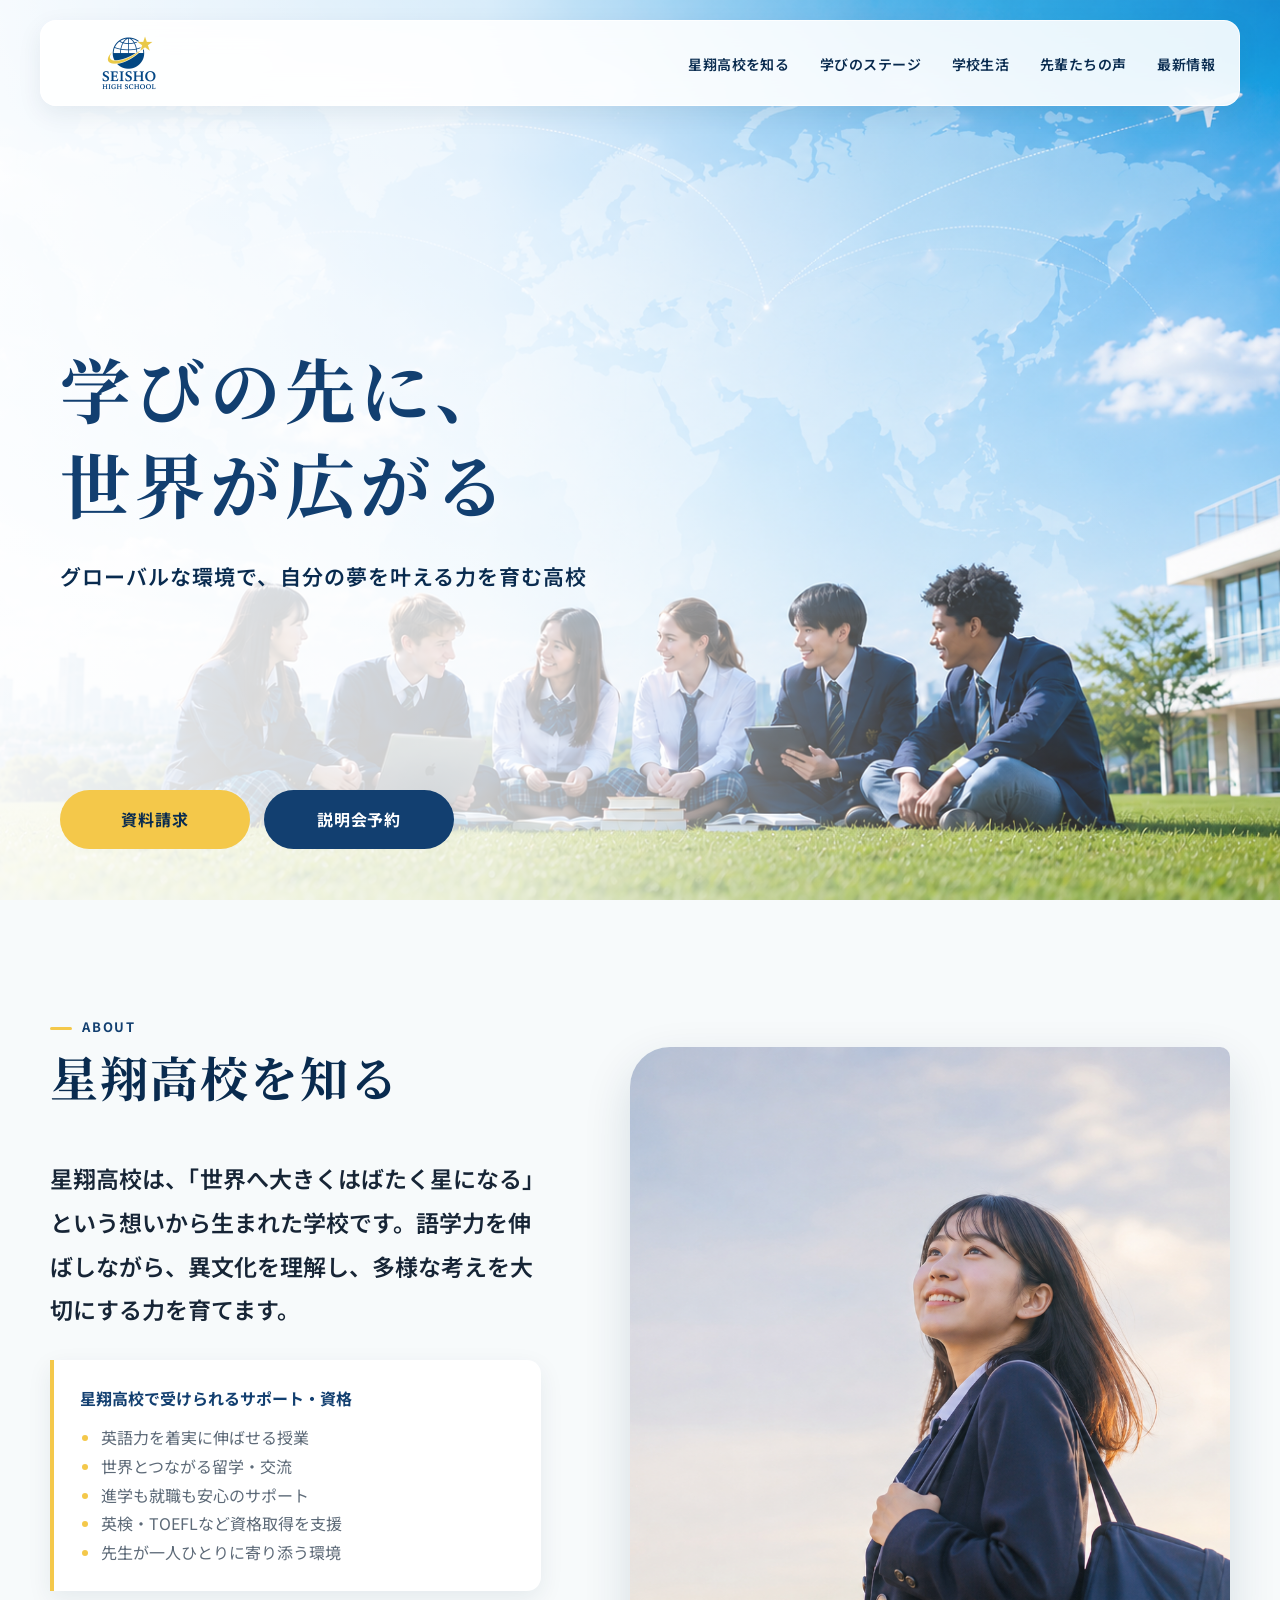
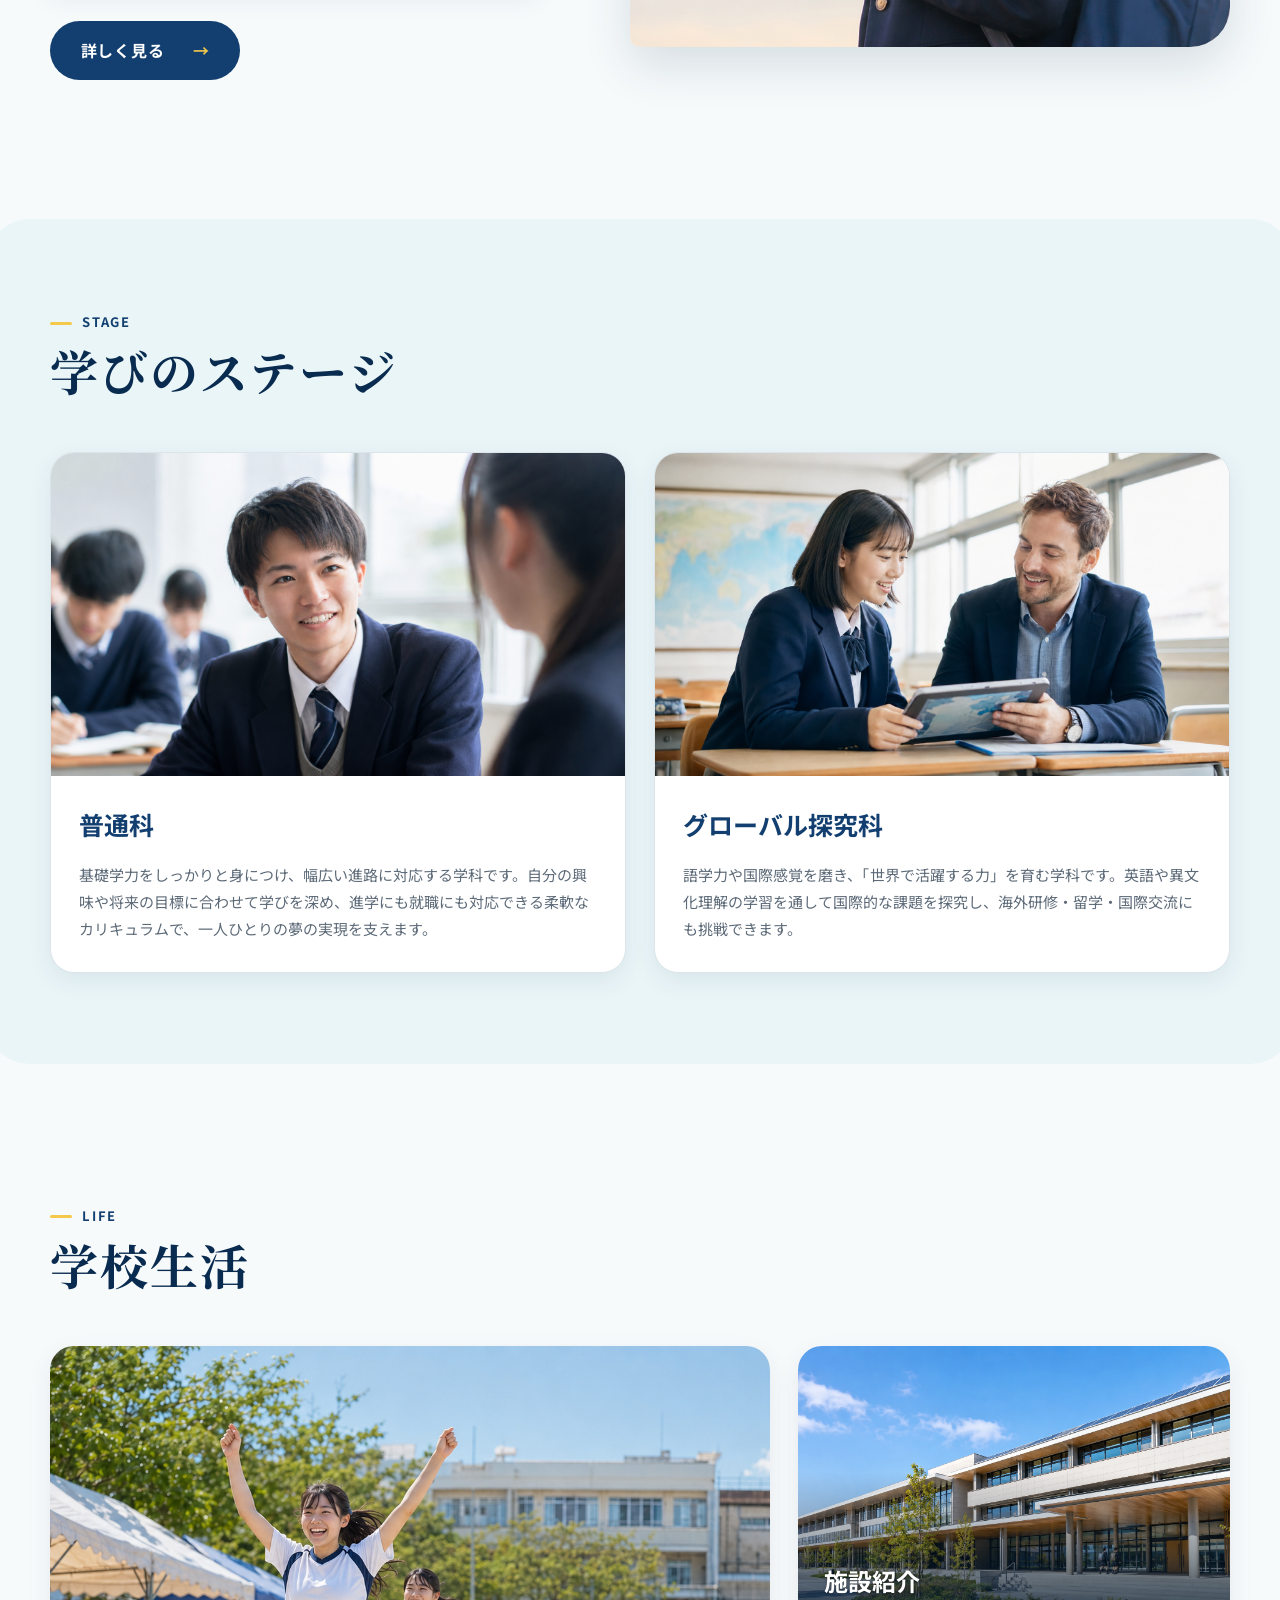
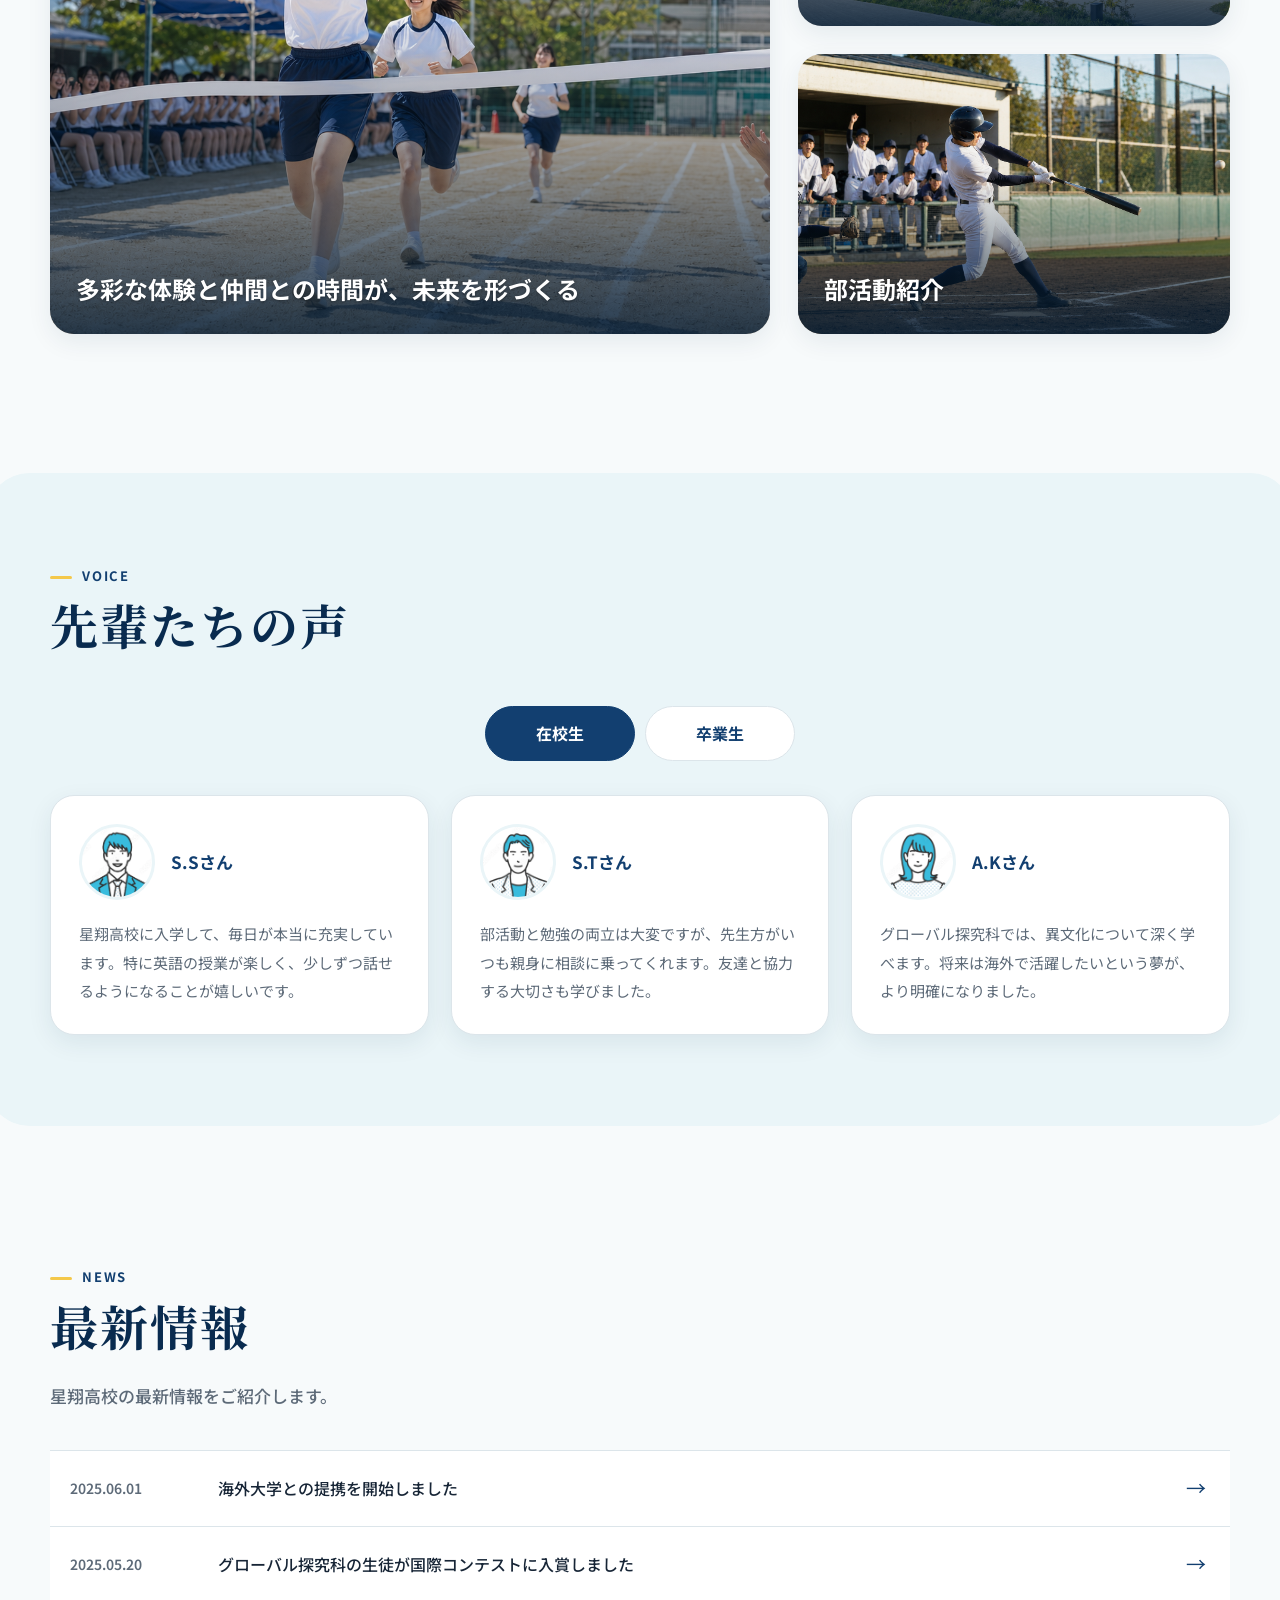
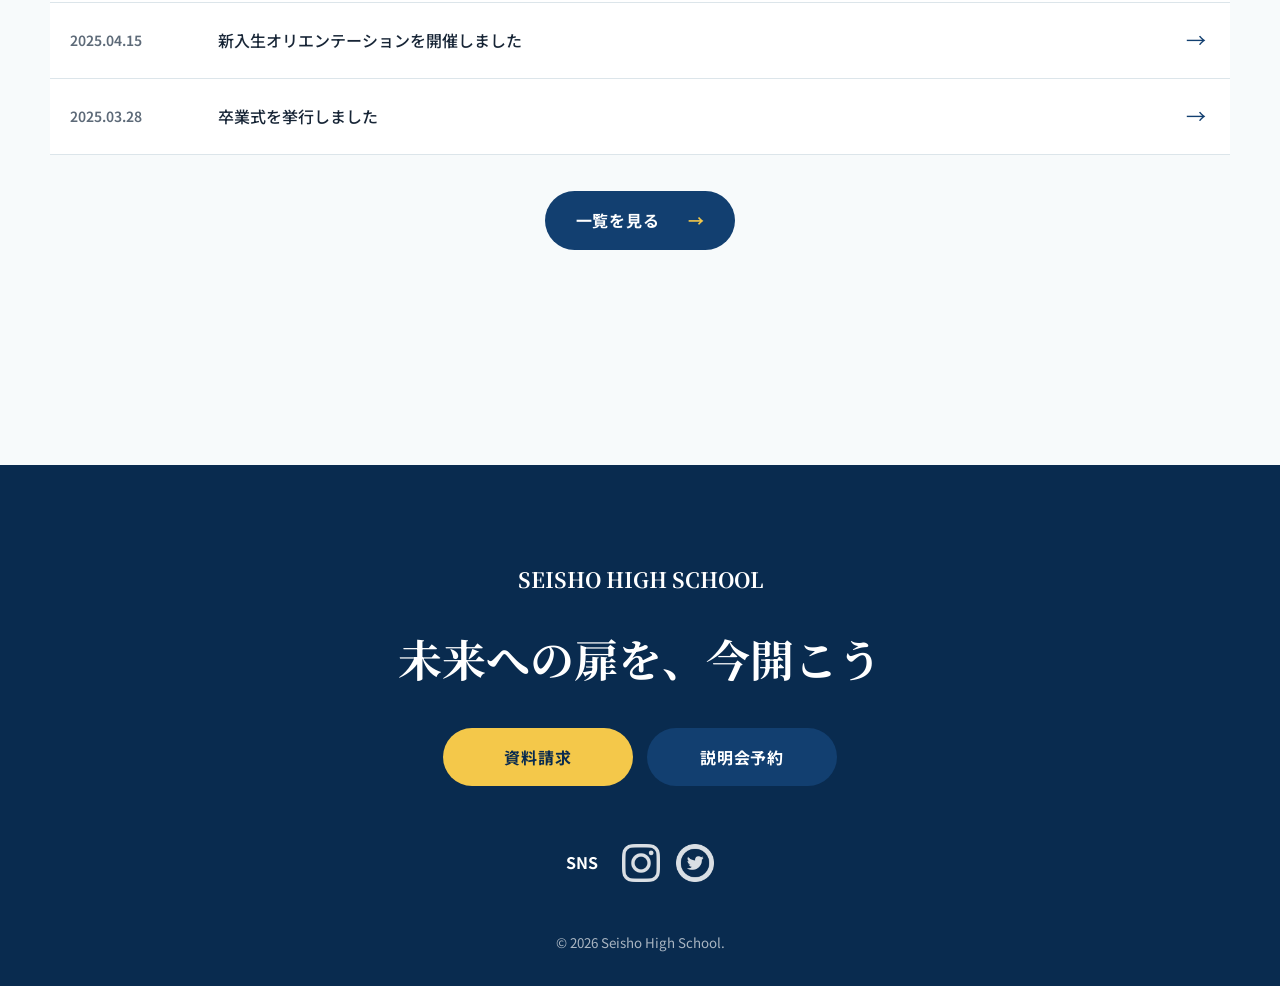
<file: index.html>
<!DOCTYPE html>
<html lang="ja">

<head>
    <meta charset="UTF-8">
    <meta name="viewport" content="width=device-width, initial-scale=1.0">
    <meta name="description" content="星翔高校は、語学力と異文化理解を育み、世界へ挑戦する生徒を応援する高校です。">
    <title>星翔高校｜学びの先に、世界が広がる</title>

    <link rel="preconnect" href="https://fonts.googleapis.com">
    <link rel="preconnect" href="https://fonts.gstatic.com" crossorigin>
    <link
        href="https://fonts.googleapis.com/css2?family=Noto+Sans+JP:wght@400;500;600;700&family=Noto+Serif+JP:wght@600;700&display=swap"
        rel="stylesheet">
    <link rel="stylesheet" href="style.css">
    <link rel="icon" href="favicon.ico" type="image/x-icon">
</head>

<body>
    <header class="site-header">
        <div class="header-inner">
            <a href="#top" class="title-logo" aria-label="星翔高校 トップへ">
                <img src="img/ChatGPT Image 2025年8月25日 23_35_01.png" alt="星翔高校">
            </a>

            <button class="hamburger" type="button" aria-label="メニューを開く" aria-controls="global-nav"
                aria-expanded="false">
                <span></span><span></span><span></span>
            </button>

            <nav id="global-nav" class="global-nav" aria-label="メインナビゲーション">
                <ul>
                    <li><a href="#about">星翔高校を知る</a></li>
                    <li><a href="#stage">学びのステージ</a></li>
                    <li><a href="#life">学校生活</a></li>
                    <li><a href="#voice">先輩たちの声</a></li>
                    <li><a href="#news">最新情報</a></li>
                </ul>
            </nav>
        </div>
    </header>

    <main>
        <section class="hero is-visible" id="top" aria-labelledby="home-title">
            <div class="site-title">
                <h1 id="home-title">学びの先に、<br><span>世界が広がる</span></h1>
                <p>グローバルな環境で、<span>自分の夢を叶える力を育む高校</span></p>
            </div>

            <div class="cta-buttons">
                <a href="#" class="btn btn-request">資料請求</a>
                <a href="#" class="btn btn-reserve">説明会予約</a>
            </div>
        </section>

        <section class="about" id="about">
            <div class="about-text">
                <div class="title">
                    <p class="subtitle">About</p>
                    <h2 class="section-title">星翔高校を知る</h2>
                </div>

                <div class="about-content">
                    <p>星翔高校は、「世界へ大きくはばたく星になる」という想いから生まれた学校です。語学力を伸ばしながら、異文化を理解し、多様な考えを大切にする力を育てます。</p>
                </div>

                <div class="support">
                    <p>星翔高校で受けられるサポート・資格</p>
                    <ul>
                        <li>英語力を着実に伸ばせる授業</li>
                        <li>世界とつながる留学・交流</li>
                        <li>進学も就職も安心のサポート</li>
                        <li>英検・TOEFLなど資格取得を支援</li>
                        <li>先生が一人ひとりに寄り添う環境</li>
                    </ul>
                </div>

                <div class="about-button">
                    <a href="about.html" class="btn btn-detail">詳しく見る</a>
                </div>
            </div>

            <div class="about-img">
                <img src="img/JK.png" alt="空を見上げる星翔高校の生徒" loading="lazy">
            </div>
        </section>

        <section class="stage" id="stage">
            <div class="title">
                <p class="subtitle">Stage</p>
                <h2 class="section-title">学びのステージ</h2>
            </div>

            <div class="stage-course">
                <div class="course">
                    <div class="course-media">
                        <img src="img/普通科.png" alt="教室で仲間と学ぶ普通科の生徒" loading="lazy">
                    </div>
                    <h3>普通科</h3>
                    <p>基礎学力をしっかりと身につけ、幅広い進路に対応する学科です。自分の興味や将来の目標に合わせて学びを深め、進学にも就職にも対応できる柔軟なカリキュラムで、一人ひとりの夢の実現を支えます。</p>
                </div>

                <div class="course">
                    <div class="course-media">
                        <img src="img/global-course.png" alt="外国人講師と学ぶグローバル探究科の生徒" loading="lazy">
                    </div>
                    <h3>グローバル探究科</h3>
                    <p>語学力や国際感覚を磨き、「世界で活躍する力」を育む学科です。英語や異文化理解の学習を通して国際的な課題を探究し、海外研修・留学・国際交流にも挑戦できます。</p>
                </div>
            </div>
        </section>

        <section class="life" id="life">
            <div class="title">
                <p class="subtitle">Life</p>
                <h2 class="section-title">学校生活</h2>
            </div>

            <div class="life-img">
                <a href="#" class="event">
                    <img src="img/運動会.png" alt="体育祭でゴールする星翔高校の生徒" loading="lazy">
                    <p>多彩な体験と仲間との時間が、未来を形づくる</p>
                </a>

                <div class="introduction">
                    <a href="#" class="facility">
                        <img src="img/施設.png" alt="星翔高校の最新校舎" loading="lazy">
                        <p>施設紹介</p>
                    </a>

                    <a href="#" class="club">
                        <img src="img/部活.png" alt="星翔高校野球部の活動" loading="lazy">
                        <p>部活動紹介</p>
                    </a>
                </div>
            </div>
        </section>

        <section class="voice" id="voice">
            <div class="title">
                <p class="subtitle">Voice</p>
                <h2 class="section-title">先輩たちの声</h2>
            </div>

            <div class="voice-tabs" role="tablist" aria-label="先輩たちの声">
                <button class="tab-button active" type="button" role="tab" data-target="current-students"
                    aria-controls="current-students" aria-selected="true">在校生</button>
                <button class="tab-button" type="button" role="tab" data-target="graduates" aria-controls="graduates"
                    aria-selected="false">卒業生</button>
            </div>

            <div class="voice-container">
                <div class="voice-category active" id="current-students" role="tabpanel">
                    <div class="voice-list">
                        <article class="voice-item">
                            <div class="student-info">
                                <img src="img/アイコン１.png" alt="在校生 S.Sさん" class="voice-icon" loading="lazy">
                                <p class="student-initial">S.Sさん</p>
                            </div>
                            <p class="student-comment">星翔高校に入学して、毎日が本当に充実しています。特に英語の授業が楽しく、少しずつ話せるようになることが嬉しいです。</p>
                        </article>

                        <article class="voice-item">
                            <div class="student-info">
                                <img src="img/アイコン２.png" alt="在校生 S.Tさん" class="voice-icon" loading="lazy">
                                <p class="student-initial">S.Tさん</p>
                            </div>
                            <p class="student-comment">部活動と勉強の両立は大変ですが、先生方がいつも親身に相談に乗ってくれます。友達と協力する大切さも学びました。</p>
                        </article>

                        <article class="voice-item">
                            <div class="student-info">
                                <img src="img/アイコン３.png" alt="在校生 A.Kさん" class="voice-icon" loading="lazy">
                                <p class="student-initial">A.Kさん</p>
                            </div>
                            <p class="student-comment">グローバル探究科では、異文化について深く学べます。将来は海外で活躍したいという夢が、より明確になりました。</p>
                        </article>
                    </div>
                </div>

                <div class="voice-category" id="graduates" role="tabpanel" hidden>
                    <div class="voice-list">
                        <article class="voice-item">
                            <div class="student-info">
                                <img src="img/アイコン２.png" alt="卒業生 T.Yさん" class="voice-icon" loading="lazy">
                                <p class="student-initial">T.Yさん（12期生）</p>
                            </div>
                            <p class="student-comment">星翔高校での3年間は、私の人生の基盤となりました。身につけた語学力は、大学進学後も大いに役立っています。</p>
                        </article>

                        <article class="voice-item">
                            <div class="student-info">
                                <img src="img/アイコン３.png" alt="卒業生 S.Kさん" class="voice-icon" loading="lazy">
                                <p class="student-initial">S.Kさん（10期生）</p>
                            </div>
                            <p class="student-comment">先生方の手厚いサポートのおかげで、希望する大学に合格できました。高校での経験は、卒業後も私の強みです。</p>
                        </article>

                        <article class="voice-item">
                            <div class="student-info">
                                <img src="img/アイコン１.png" alt="卒業生 R.Fさん" class="voice-icon" loading="lazy">
                                <p class="student-initial">R.Fさん（20期生）</p>
                            </div>
                            <p class="student-comment">留学制度を活用し、自分の世界を広げられました。星翔高校は、挑戦する生徒を全力で応援してくれる学校です。</p>
                        </article>
                    </div>
                </div>
            </div>
        </section>

        <section class="news" id="news">
            <div class="title">
                <p class="subtitle">News</p>
                <h2 class="section-title">最新情報</h2>
            </div>

            <p class="news-lead">星翔高校の最新情報をご紹介します。</p>

            <div class="news-items">
                <a href="#" class="news-list"><time
                        datetime="2025-06-01">2025.06.01</time><span>海外大学との提携を開始しました</span></a>
                <a href="#" class="news-list"><time
                        datetime="2025-05-20">2025.05.20</time><span>グローバル探究科の生徒が国際コンテストに入賞しました</span></a>
                <a href="#" class="news-list"><time
                        datetime="2025-04-15">2025.04.15</time><span>新入生オリエンテーションを開催しました</span></a>
                <a href="#" class="news-list"><time datetime="2025-03-28">2025.03.28</time><span>卒業式を挙行しました</span></a>
            </div>

            <div class="news-button">
                <a href="#" class="btn btn-detail">一覧を見る</a>
            </div>
        </section>
    </main>

    <footer>
        <p class="footer-logo">SEISHO HIGH SCHOOL</p>

        <div class="footer-title">
            <h2>未来への扉を、今開こう</h2>
        </div>

        <div class="cta-buttons">
            <a href="#" class="btn btn-request">資料請求</a>
            <a href="#" class="btn btn-reserve">説明会予約</a>
        </div>

        <div class="access">
            <p>SNS</p>
            <a href="https://www.instagram.com/" target="_blank" rel="noopener noreferrer"
                aria-label="Instagramを開く"><img src="img/instagram_1384063.png" alt=""></a>
            <a href="https://x.com/" target="_blank" rel="noopener noreferrer" aria-label="Xを開く"><img
                    src="img/twitterのフリーアイコン素材.png" alt=""></a>
        </div>

        <p class="copyright"><small>&copy; 2026 Seisho High School.</small></p>
    </footer>

    <script src="https://ajax.googleapis.com/ajax/libs/jquery/3.7.1/jquery.min.js"></script>
    <script src="js/main.js"></script>
</body>

</html>
</file>
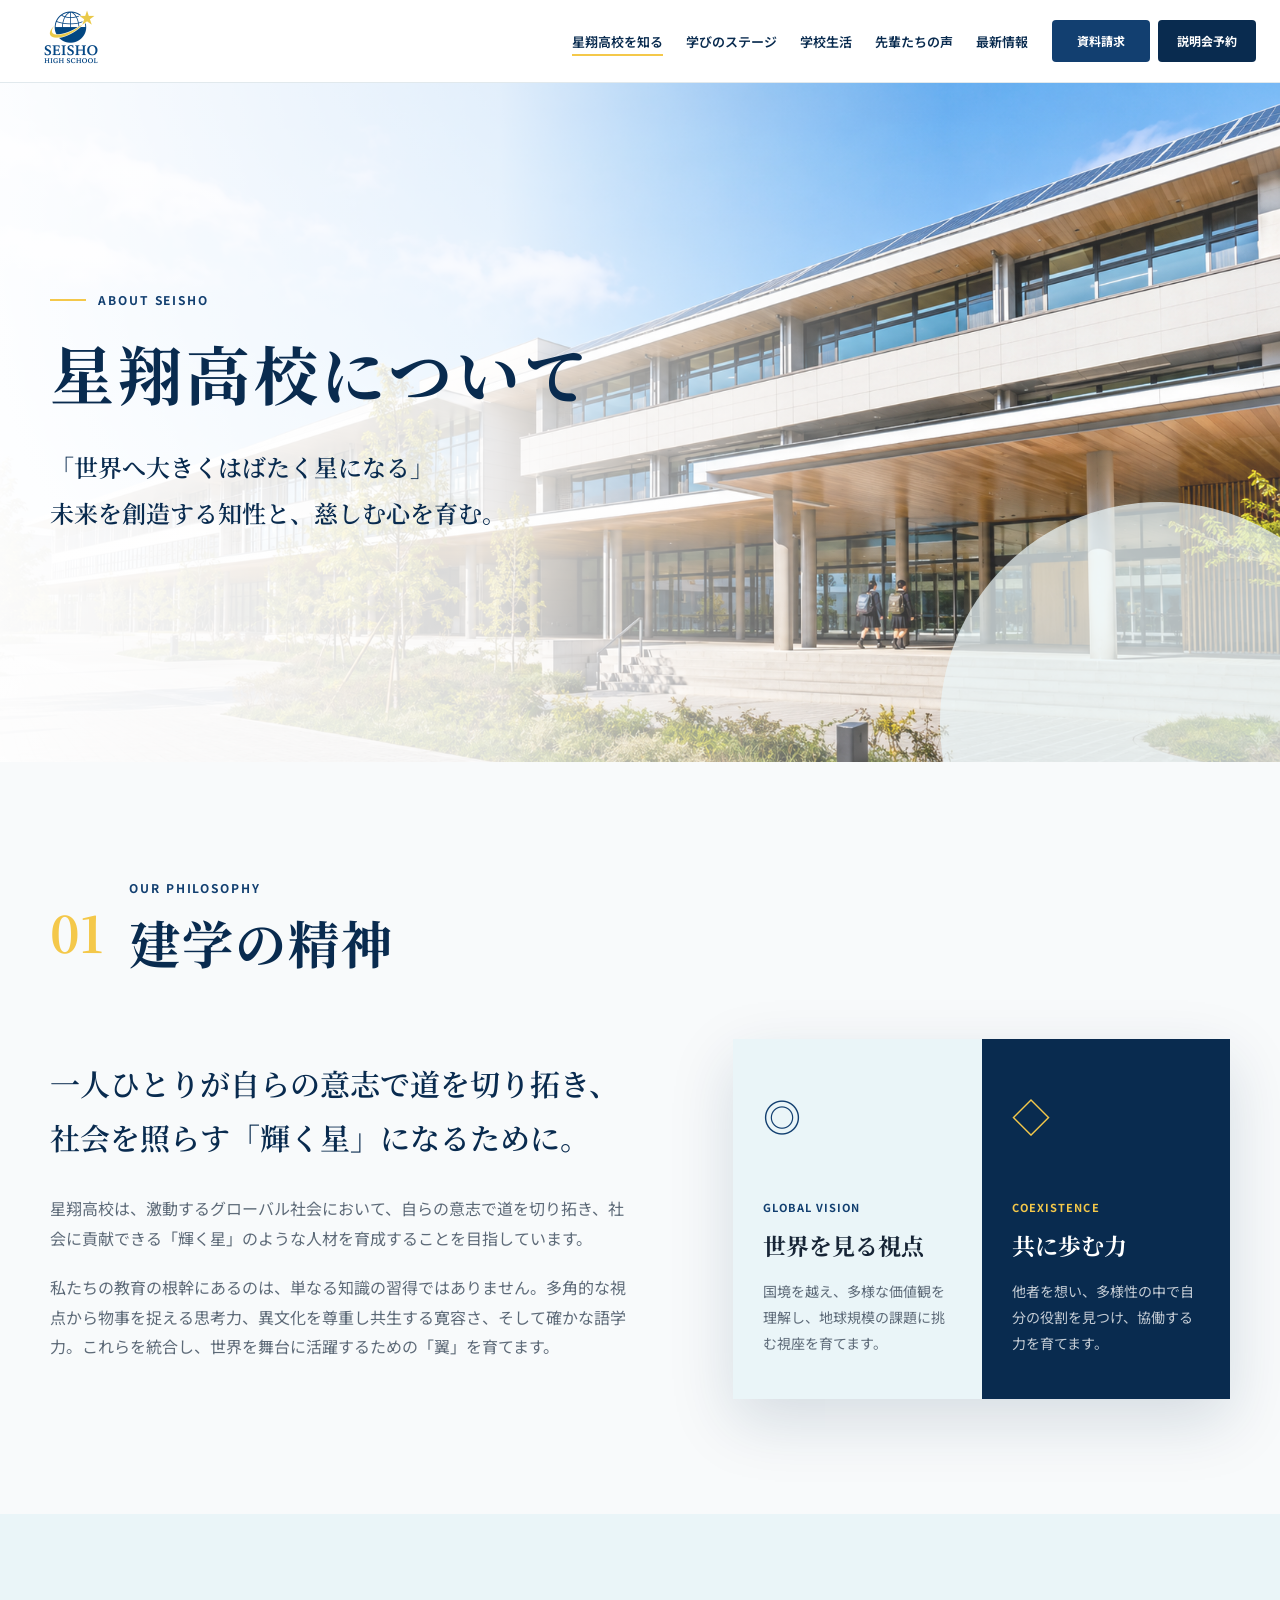
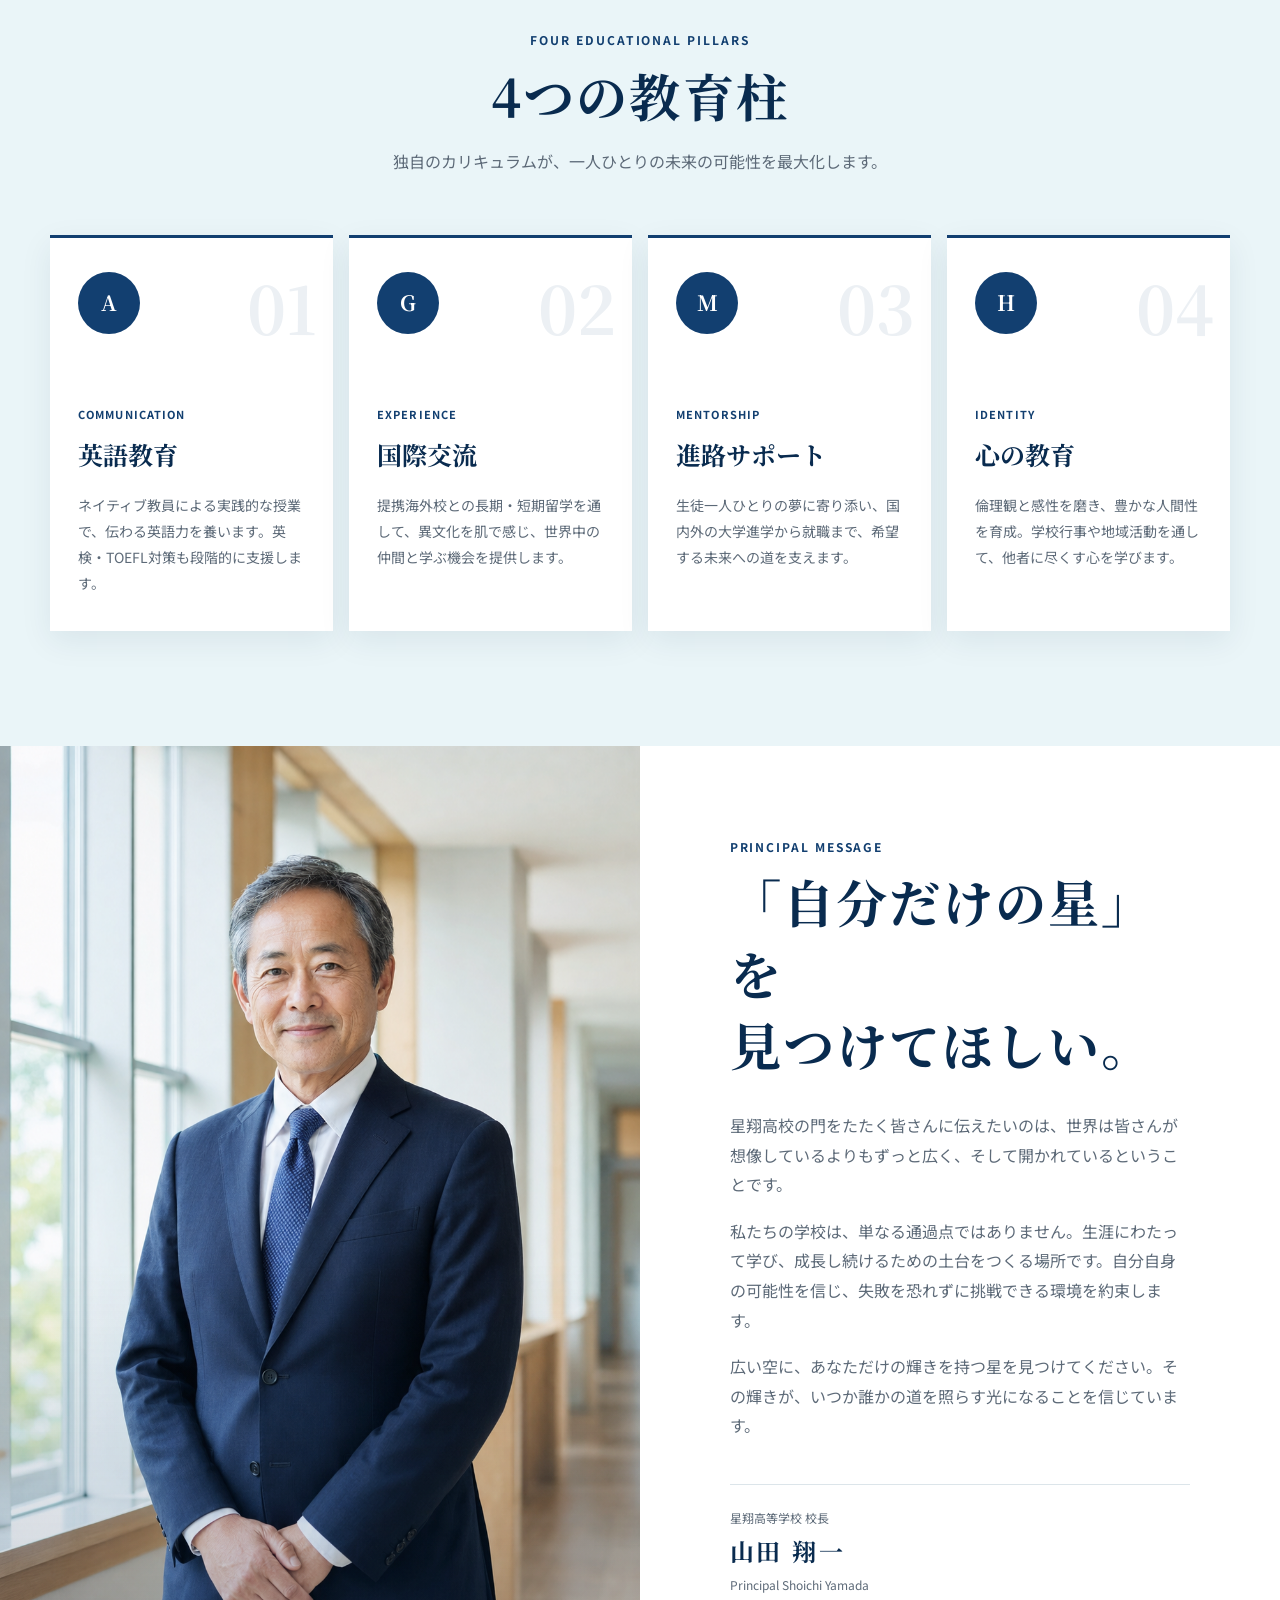
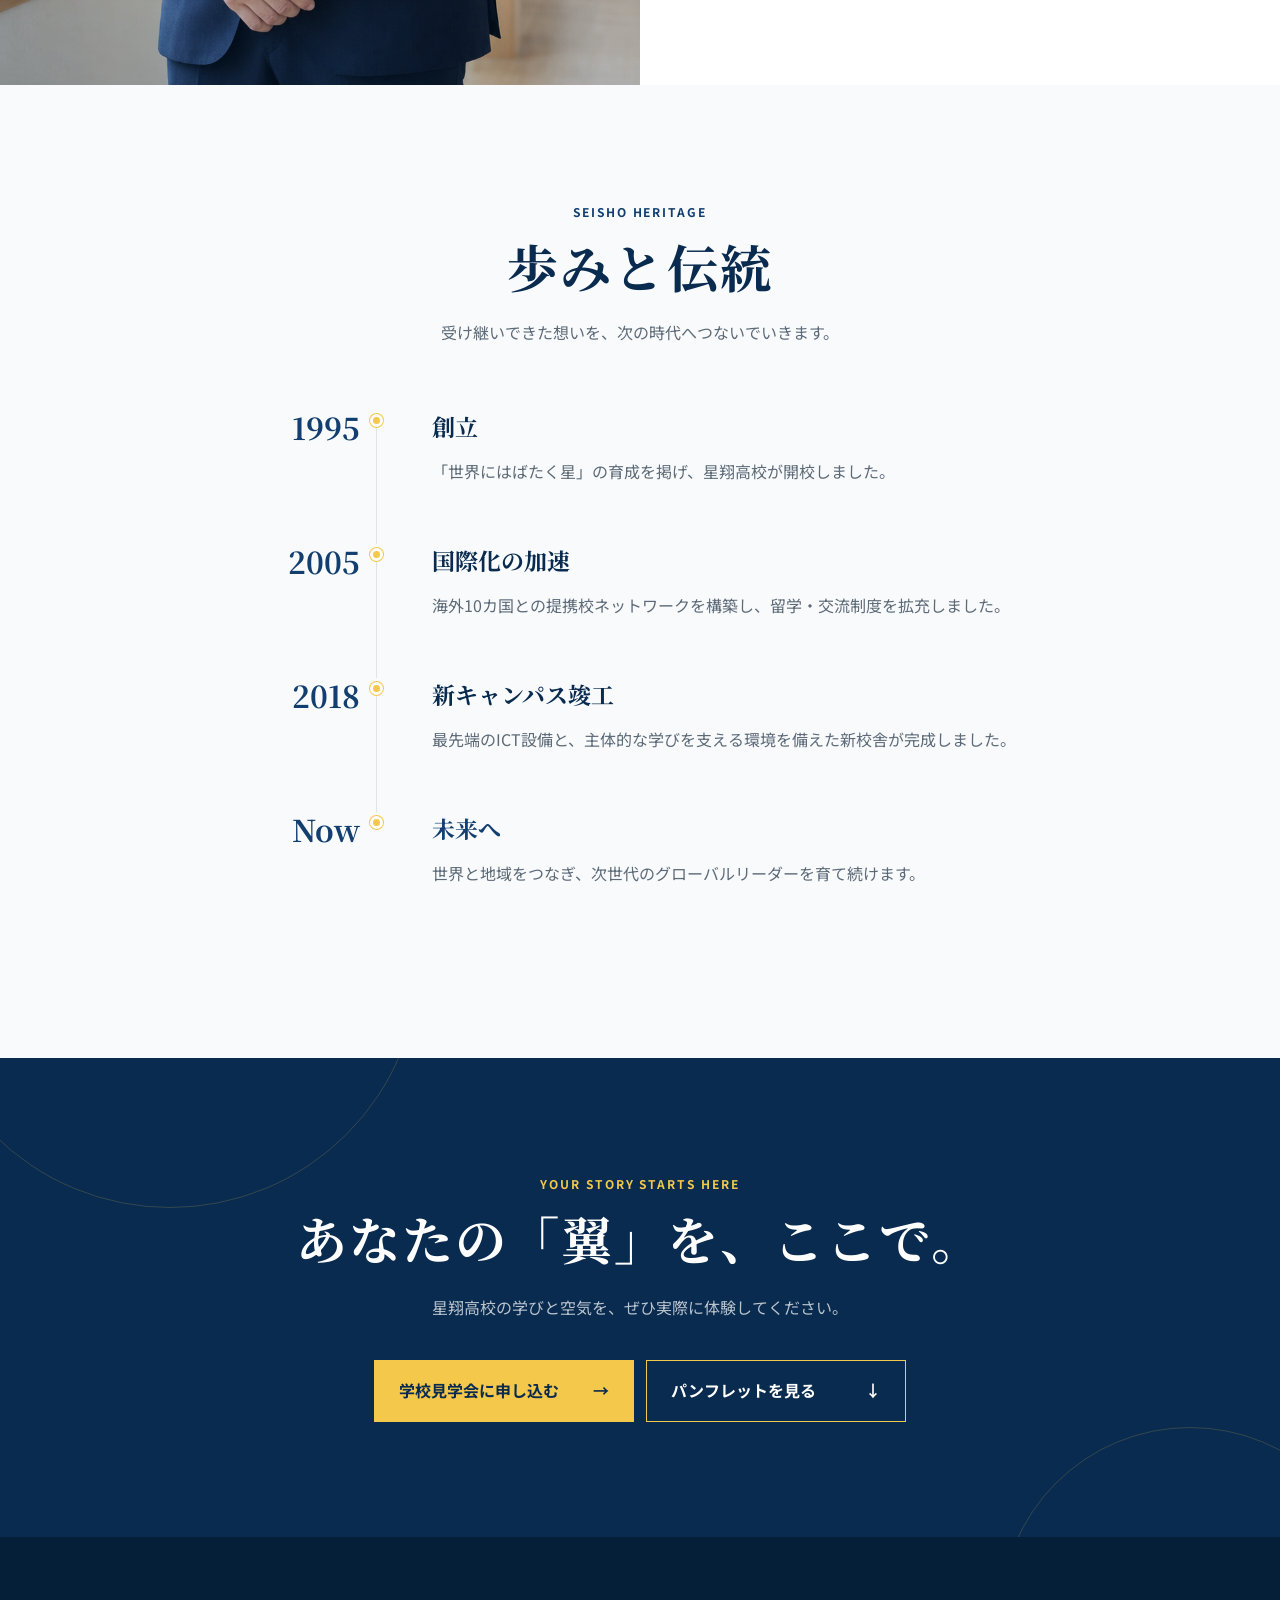
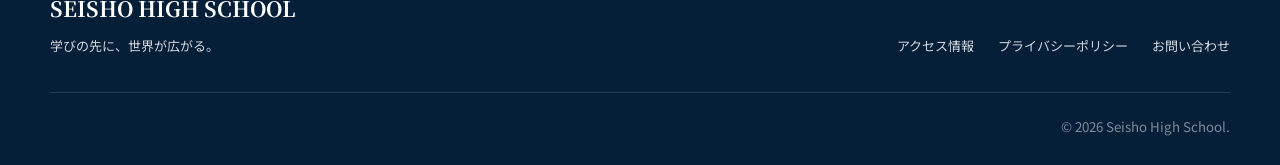
<file: about.html>
<!DOCTYPE html>
<html lang="ja">

<head>
    <meta charset="UTF-8">
    <meta name="viewport" content="width=device-width, initial-scale=1.0">
    <meta name="description" content="星翔高校の建学の精神、教育方針、校長メッセージ、沿革をご紹介します。">
    <title>星翔高校について｜星翔高校</title>

    <link rel="preconnect" href="https://fonts.googleapis.com">
    <link rel="preconnect" href="https://fonts.gstatic.com" crossorigin>
    <link
        href="https://fonts.googleapis.com/css2?family=Noto+Sans+JP:wght@400;500;600;700&family=Noto+Serif+JP:wght@600;700&display=swap"
        rel="stylesheet">
    <link rel="stylesheet" href="about.css">
    <link rel="icon" href="favicon.ico" type="image/x-icon">
</head>

<body>
    <header class="site-header">
        <div class="header-inner">
            <a href="index.html" class="title-logo" aria-label="星翔高校 トップへ">
                <img src="img/ChatGPT Image 2025年8月25日 23_35_01.png" alt="星翔高校">
            </a>

            <button class="hamburger" type="button" aria-label="メニューを開く" aria-controls="global-nav"
                aria-expanded="false">
                <span></span><span></span><span></span>
            </button>

            <nav id="global-nav" class="global-nav" aria-label="メインナビゲーション">
                <ul>
                    <li><a href="index.html#about" aria-current="page">星翔高校を知る</a></li>
                    <li><a href="index.html#stage">学びのステージ</a></li>
                    <li><a href="index.html#life">学校生活</a></li>
                    <li><a href="index.html#voice">先輩たちの声</a></li>
                    <li><a href="index.html#news">最新情報</a></li>
                </ul>

                <div class="header-actions">
                    <a href="#" class="header-button header-button-request">資料請求</a>
                    <a href="#" class="header-button header-button-reserve">説明会予約</a>
                </div>
            </nav>
        </div>
    </header>

    <main>
        <section class="page-hero" aria-labelledby="page-title">
            <div class="page-hero-content">
                <p class="eyebrow">About Seisho</p>
                <h1 id="page-title">星翔高校について</h1>
                <p class="hero-copy">
                    「世界へ大きくはばたく星になる」<br>
                    未来を創造する知性と、慈しむ心を育む。
                </p>
            </div>
        </section>

        <section class="section philosophy reveal" aria-labelledby="philosophy-title">
            <div class="section-heading">
                <p class="section-number">01</p>
                <div>
                    <p class="section-en">Our Philosophy</p>
                    <h2 id="philosophy-title">建学の精神</h2>
                </div>
            </div>

            <div class="philosophy-layout">
                <div class="philosophy-copy">
                    <p class="lead">
                        一人ひとりが自らの意志で道を切り拓き、<br>
                        社会を照らす「輝く星」になるために。
                    </p>
                    <p>星翔高校は、激動するグローバル社会において、自らの意志で道を切り拓き、社会に貢献できる「輝く星」のような人材を育成することを目指しています。</p>
                    <p>私たちの教育の根幹にあるのは、単なる知識の習得ではありません。多角的な視点から物事を捉える思考力、異文化を尊重し共生する寛容さ、そして確かな語学力。これらを統合し、世界を舞台に活躍するための「翼」を育てます。
                    </p>
                </div>

                <div class="vision-cards">
                    <article class="vision-card">
                        <span class="card-icon" aria-hidden="true">◎</span>
                        <p class="card-en">Global Vision</p>
                        <h3>世界を見る視点</h3>
                        <p>国境を越え、多様な価値観を理解し、地球規模の課題に挑む視座を育てます。</p>
                    </article>

                    <article class="vision-card vision-card-dark">
                        <span class="card-icon" aria-hidden="true">◇</span>
                        <p class="card-en">Coexistence</p>
                        <h3>共に歩む力</h3>
                        <p>他者を想い、多様性の中で自分の役割を見つけ、協働する力を育てます。</p>
                    </article>
                </div>
            </div>
        </section>

        <section class="section pillars reveal" aria-labelledby="pillars-title">
            <div class="center-heading">
                <p class="section-en">Four Educational Pillars</p>
                <h2 id="pillars-title">4つの教育柱</h2>
                <p>独自のカリキュラムが、一人ひとりの未来の可能性を最大化します。</p>
            </div>

            <div class="pillar-grid">
                <article class="pillar-card">
                    <p class="pillar-number">01</p>
                    <span class="pillar-icon" aria-hidden="true">A</span>
                    <p class="pillar-en">Communication</p>
                    <h3>英語教育</h3>
                    <p>ネイティブ教員による実践的な授業で、伝わる英語力を養います。英検・TOEFL対策も段階的に支援します。</p>
                </article>

                <article class="pillar-card">
                    <p class="pillar-number">02</p>
                    <span class="pillar-icon" aria-hidden="true">G</span>
                    <p class="pillar-en">Experience</p>
                    <h3>国際交流</h3>
                    <p>提携海外校との長期・短期留学を通して、異文化を肌で感じ、世界中の仲間と学ぶ機会を提供します。</p>
                </article>

                <article class="pillar-card">
                    <p class="pillar-number">03</p>
                    <span class="pillar-icon" aria-hidden="true">M</span>
                    <p class="pillar-en">Mentorship</p>
                    <h3>進路サポート</h3>
                    <p>生徒一人ひとりの夢に寄り添い、国内外の大学進学から就職まで、希望する未来への道を支えます。</p>
                </article>

                <article class="pillar-card">
                    <p class="pillar-number">04</p>
                    <span class="pillar-icon" aria-hidden="true">H</span>
                    <p class="pillar-en">Identity</p>
                    <h3>心の教育</h3>
                    <p>倫理観と感性を磨き、豊かな人間性を育成。学校行事や地域活動を通して、他者に尽くす心を学びます。</p>
                </article>
            </div>
        </section>

        <section class="principal reveal" aria-labelledby="principal-title">
            <div class="principal-photo" role="img" aria-label="星翔高校 校長"></div>

            <div class="principal-message">
                <p class="section-en">Principal Message</p>
                <h2 id="principal-title">「自分だけの星」を<br>見つけてほしい。</h2>
                <p>星翔高校の門をたたく皆さんに伝えたいのは、世界は皆さんが想像しているよりもずっと広く、そして開かれているということです。</p>
                <p>私たちの学校は、単なる通過点ではありません。生涯にわたって学び、成長し続けるための土台をつくる場所です。自分自身の可能性を信じ、失敗を恐れずに挑戦できる環境を約束します。</p>
                <p>広い空に、あなただけの輝きを持つ星を見つけてください。その輝きが、いつか誰かの道を照らす光になることを信じています。</p>

                <div class="principal-name">
                    <span>星翔高等学校 校長</span>
                    <strong>山田 翔一</strong>
                    <small>Principal Shoichi Yamada</small>
                </div>
            </div>
        </section>

        <section class="section history reveal" aria-labelledby="history-title">
            <div class="center-heading">
                <p class="section-en">Seisho Heritage</p>
                <h2 id="history-title">歩みと伝統</h2>
                <p>受け継いできた想いを、次の時代へつないでいきます。</p>
            </div>

            <ol class="timeline">
                <li class="timeline-item">
                    <p class="timeline-year">1995</p>
                    <div>
                        <h3>創立</h3>
                        <p>「世界にはばたく星」の育成を掲げ、星翔高校が開校しました。</p>
                    </div>
                </li>

                <li class="timeline-item">
                    <p class="timeline-year">2005</p>
                    <div>
                        <h3>国際化の加速</h3>
                        <p>海外10カ国との提携校ネットワークを構築し、留学・交流制度を拡充しました。</p>
                    </div>
                </li>

                <li class="timeline-item">
                    <p class="timeline-year">2018</p>
                    <div>
                        <h3>新キャンパス竣工</h3>
                        <p>最先端のICT設備と、主体的な学びを支える環境を備えた新校舎が完成しました。</p>
                    </div>
                </li>

                <li class="timeline-item timeline-current">
                    <p class="timeline-year">Now</p>
                    <div>
                        <h3>未来へ</h3>
                        <p>世界と地域をつなぎ、次世代のグローバルリーダーを育て続けます。</p>
                    </div>
                </li>
            </ol>
        </section>

        <section class="page-cta reveal" aria-labelledby="cta-title">
            <p class="section-en">Your Story Starts Here</p>
            <h2 id="cta-title">あなたの「翼」を、ここで。</h2>
            <p>星翔高校の学びと空気を、ぜひ実際に体験してください。</p>

            <div class="cta-buttons">
                <a href="#" class="cta-button cta-button-primary">学校見学会に申し込む <span aria-hidden="true">→</span></a>
                <a href="#" class="cta-button cta-button-secondary">パンフレットを見る <span aria-hidden="true">↓</span></a>
            </div>
        </section>
    </main>

    <footer class="site-footer">
        <div class="footer-inner">
            <div>
                <p class="footer-logo">SEISHO HIGH SCHOOL</p>
                <p class="footer-message">学びの先に、世界が広がる。</p>
            </div>

            <nav class="footer-nav" aria-label="フッターナビゲーション">
                <a href="#">アクセス情報</a>
                <a href="#">プライバシーポリシー</a>
                <a href="#">お問い合わせ</a>
            </nav>
        </div>

        <p class="copyright"><small>&copy; 2026 Seisho High School.</small></p>
    </footer>

    <button class="page-top" type="button" aria-label="ページ上部へ戻る">↑</button>
    <script src="js/about.js"></script>
</body>

</html>
</file>
<file: style.css>
@charset "UTF-8";

:root {
  --color-primary: #123f70;
  --color-primary-dark: #092b4f;
  --color-accent: #f4c84a;
  --color-sky: #eaf5f8;
  --color-bg: #f7fafb;
  --color-surface: #fff;
  --color-text: #172536;
  --color-muted: #5d6a78;
  --color-border: #dce5ea;
  --shadow-sm: 0 8px 24px rgba(15, 49, 79, .08);
  --shadow-md: 0 18px 48px rgba(15, 49, 79, .14);
  --radius-sm: 14px;
  --radius-md: 24px;
  --container: 1180px;
}

html {
  box-sizing: border-box;
  scroll-behavior: smooth;
  scroll-padding-top: 96px;
}

*, *::before, *::after { box-sizing: inherit; }

body {
  margin: 0;
  overflow-x: clip;
  color: var(--color-text);
  background: var(--color-bg);
  font-family: "Noto Sans JP", sans-serif;
  font-size: 16px;
  line-height: 1.8;
  -webkit-font-smoothing: antialiased;
}

body.no-scroll { overflow: hidden; }
a { color: inherit; text-decoration: none; }
button { font: inherit; }
img { display: block; width: 100%; height: auto; }

a:focus-visible,
button:focus-visible {
  outline: 3px solid var(--color-accent);
  outline-offset: 4px;
}

section {
  position: relative;
  width: min(100% - 40px, var(--container));
  margin: 0 auto;
  padding-block: clamp(72px, 9vw, 120px);
}

section.js-animate {
  opacity: 0;
  transform: translateY(24px);
  transition: opacity .7s ease, transform .7s ease;
}

section.js-animate.is-visible {
  opacity: 1;
  transform: none;
}

/* Header */
.site-header {
  position: absolute;
  top: 0;
  left: 0;
  z-index: 100;
  width: 100%;
}

.hero {
  width: 100%;
  min-height: 760px;
  min-height: 100svh;
  margin: 0;
  position: relative;
  display: grid;
  grid-template-rows: auto 1fr auto;
  align-items: center;
  padding-top: 0;
  padding-right: 0;
  padding-bottom: clamp(32px, 4vw, 56px);
  padding-left: 0;
  isolation: isolate;
  background: url("img/mainvisual.png") center 38% / cover no-repeat;
}

.hero::before {
  content: "";
  position: absolute;
  inset: 0;
  z-index: -1;
  background: linear-gradient(
    90deg,
    rgba(255, 255, 255, .93) 0%,
    rgba(255, 255, 255, .78) 38%,
    rgba(255, 255, 255, .25) 70%,
    rgba(255, 255, 255, .08) 100%
  );
}

.hero::after {
  content: "";
  height: 106px;
  grid-row: 1;
}

.site-title {
  grid-row: 2;
}

.hero > .cta-buttons {
  grid-row: 3;
}

.header-inner {
  width: min(100% - 80px, 1320px);
  margin: 20px auto 0;
  padding: 10px 24px;
  display: flex;
  align-items: center;
  justify-content: space-between;
  gap: 28px;
  background: rgba(255, 255, 255, .9);
  border: 1px solid rgba(255, 255, 255, .8);
  border-radius: 16px;
  box-shadow: var(--shadow-sm);
  -webkit-backdrop-filter: blur(14px);
  backdrop-filter: blur(14px);
  z-index: 100;
}

.title-logo {
  width: 130px;
  flex: 0 0 auto;
}

.title-logo img {
  max-height: 64px;
  object-fit: contain;
}

.global-nav ul {
  display: flex;
  align-items: center;
  gap: clamp(18px, 2.4vw, 34px);
  margin: 0;
  padding: 0;
  list-style: none;
}

.global-nav a {
  position: relative;
  padding-block: 9px;
  color: var(--color-primary-dark);
  font-size: 14px;
  font-weight: 600;
  letter-spacing: .03em;
}

.global-nav a::after {
  content: "";
  position: absolute;
  left: 0;
  right: 100%;
  bottom: 2px;
  height: 2px;
  background: var(--color-accent);
  transition: right .25s ease;
}

.global-nav a:hover::after { right: 0; }
.hamburger { display: none; }

.site-title,
.hero > .cta-buttons {
  width: min(100% - 120px, var(--container));
}

.site-title {
  margin: clamp(50px, 8vh, 90px) auto 32px;
  text-align: left;
}

.site-title h1 {
  max-width: 760px;
  margin: 0;
  color: var(--color-primary);
  font-family: "Noto Serif JP", serif;
  font-size: clamp(44px, 5.5vw, 76px);
  font-weight: 700;
  line-height: 1.35;
  letter-spacing: .07em;
  text-shadow: 0 2px 18px rgba(255, 255, 255, .7);
}

.site-title h1 span { color: var(--color-primary); }

.site-title p {
  margin: 28px 0 0;
  color: var(--color-primary-dark);
  font-size: clamp(16px, 1.8vw, 21px);
  font-weight: 600;
  letter-spacing: .05em;
}

.cta-buttons {
  margin: 0 auto;
  display: flex;
  gap: 14px;
}

.btn {
  min-width: 190px;
  min-height: 54px;
  padding: 14px 28px;
  display: inline-flex;
  align-items: center;
  justify-content: center;
  border: 1px solid transparent;
  border-radius: 999px;
  font-weight: 700;
  letter-spacing: .05em;
  cursor: pointer;
  transition: transform .25s ease, box-shadow .25s ease, background-color .25s ease;
}

.btn:hover {
  transform: translateY(-3px);
  box-shadow: var(--shadow-md);
}

.btn-request {
  color: var(--color-primary-dark);
  background: var(--color-accent);
}

.btn-reserve {
  color: #fff;
  background: var(--color-primary);
}

.btn-detail {
  min-height: 52px;
  color: #fff;
  background: var(--color-primary);
}

.btn-detail::after {
  content: "→";
  margin-left: 28px;
  color: var(--color-accent);
}

/* Section heading */
.title { margin-bottom: clamp(30px, 4vw, 48px); }

.subtitle {
  margin: 0 0 6px;
  color: var(--color-primary);
  font-size: 13px;
  font-weight: 700;
  letter-spacing: .14em;
  text-transform: uppercase;
}

.subtitle::before {
  content: "";
  display: inline-block;
  width: 22px;
  height: 3px;
  margin-right: 10px;
  vertical-align: middle;
  background: var(--color-accent);
  border-radius: 3px;
}

.section-title {
  margin: 0;
  color: var(--color-primary-dark);
  font-family: "Noto Serif JP", serif;
  font-size: clamp(32px, 4vw, 48px);
  line-height: 1.35;
  letter-spacing: .04em;
}

/* About */
.about {
  display: grid;
  grid-template-columns: minmax(0, .9fr) minmax(360px, 1.1fr);
  gap: clamp(50px, 7vw, 92px);
  align-items: center;
}

.about-text { min-width: 0; }

.about-content p {
  margin: 0 0 28px;
  font-size: clamp(18px, 2vw, 23px);
  font-weight: 600;
  line-height: 1.9;
}

.support {
  padding: 24px 26px;
  background: var(--color-surface);
  border-left: 4px solid var(--color-accent);
  border-radius: 0 var(--radius-sm) var(--radius-sm) 0;
  box-shadow: var(--shadow-sm);
}

.support > p {
  margin: 0 0 10px;
  color: var(--color-primary);
  font-weight: 700;
}

.support ul {
  margin: 0;
  padding-left: 1.3em;
  color: var(--color-muted);
}

.support li::marker { color: var(--color-accent); }
.about-button { margin-top: 30px; }
.about-img { min-height: 600px; }

.about-img img {
  height: 600px;
  object-fit: cover;
  object-position: 68% center;
  border-radius: 40px 10px 40px 10px;
  box-shadow: var(--shadow-md);
}

/* Stage */
.stage,
.voice { isolation: isolate; }

.stage::before,
.voice::before {
  content: "";
  position: absolute;
  inset: 24px -5vw;
  z-index: -1;
  background: var(--color-sky);
  border-radius: 44px;
}

.stage-course {
  display: grid;
  grid-template-columns: repeat(2, minmax(0, 1fr));
  gap: 28px;
}

.course {
  min-width: 0;
  overflow: hidden;
  background: var(--color-surface);
  border: 1px solid var(--color-border);
  border-radius: var(--radius-md);
  box-shadow: var(--shadow-sm);
  transition: transform .3s ease, box-shadow .3s ease;
}

.course:hover {
  transform: translateY(-6px);
  box-shadow: var(--shadow-md);
}

.course-media {
  width: 100%;
  height: auto;
  aspect-ratio: 16 / 9;
  overflow: hidden;
}

.course-media img {
  height: 100%;
  object-fit: cover;
  transition: transform .5s ease;
}

.course:hover .course-media img { transform: scale(1.04); }

.course h3 {
  margin: 26px 28px 14px;
  color: var(--color-primary);
  font-size: 25px;
}

.course p {
  margin: 0 28px 30px;
  color: var(--color-muted);
  font-size: 15px;
}

/* Life */
.life-img {
  display: grid;
  grid-template-columns: 1.25fr .75fr;
  gap: 28px;
}

.introduction {
  display: grid;
  gap: 28px;
}

.event,
.facility,
.club {
  position: relative;
  min-height: 280px;
  overflow: hidden;
  border-radius: var(--radius-md);
  box-shadow: var(--shadow-sm);
}

.event { min-height: 588px; }

.event img,
.facility img,
.club img {
  position: absolute;
  inset: 0;
  height: 100%;
  object-fit: cover;
  transition: transform .5s ease;
}

.event img { object-position: center; }
.facility img { object-position: center; }
.club img { object-position: 45% center; }

.event::after,
.facility::after,
.club::after {
  content: "";
  position: absolute;
  inset: 45% 0 0;
  background: linear-gradient(transparent, rgba(5, 29, 52, .85));
}

.event p,
.facility p,
.club p {
  position: absolute;
  left: 26px;
  right: 26px;
  bottom: 24px;
  z-index: 1;
  margin: 0;
  color: #fff;
  font-size: clamp(18px, 2vw, 24px);
  font-weight: 700;
  text-shadow: 0 1px 3px rgba(0, 0, 0, .3);
}

.event:hover img,
.facility:hover img,
.club:hover img { transform: scale(1.04); }

/* Voice */
.voice-tabs {
  display: flex;
  justify-content: center;
  gap: 10px;
  margin-bottom: 34px;
}

.tab-button {
  min-width: 150px;
  padding: 12px 26px;
  color: var(--color-primary);
  background: var(--color-surface);
  border: 1px solid var(--color-border);
  border-radius: 999px;
  font-weight: 700;
  cursor: pointer;
  transition: color .2s ease, background .2s ease, transform .2s ease;
}

.tab-button:hover { transform: translateY(-2px); }

.tab-button.active {
  color: #fff;
  background: var(--color-primary);
  border-color: var(--color-primary);
}

.voice-category { display: none; }
.voice-category.active { display: block; }
.voice-category[hidden] { display: none !important; }

.voice-list {
  display: grid;
  grid-template-columns: repeat(3, minmax(0, 1fr));
  gap: 22px;
}

.voice-item {
  padding: 28px;
  background: var(--color-surface);
  border: 1px solid var(--color-border);
  border-radius: var(--radius-md);
  box-shadow: var(--shadow-sm);
}

.student-info {
  display: flex;
  align-items: center;
  gap: 16px;
  margin-bottom: 20px;
}

.voice-icon {
  width: 76px;
  height: 76px;
  flex: 0 0 auto;
  object-fit: cover;
  border: 3px solid var(--color-sky);
  border-radius: 50%;
}

.student-initial {
  margin: 0;
  color: var(--color-primary);
  font-size: 17px;
  font-weight: 700;
}

.student-comment {
  margin: 0;
  color: var(--color-muted);
  font-size: 15px;
  line-height: 1.9;
}

/* News */
.news-lead {
  margin: -26px 0 38px;
  color: var(--color-muted);
  font-size: 17px;
  font-weight: 500;
}

.news-items { border-top: 1px solid var(--color-border); }

.news-list {
  min-height: 76px;
  padding: 20px 62px 20px 20px;
  display: grid;
  grid-template-columns: 120px 1fr;
  align-items: center;
  gap: 28px;
  position: relative;
  background: var(--color-surface);
  border-bottom: 1px solid var(--color-border);
  transition: color .2s ease, background .2s ease, padding-left .2s ease;
}

.news-list:hover {
  color: var(--color-primary);
  background: var(--color-sky);
  padding-left: 28px;
}

.news-list time {
  color: var(--color-muted);
  font-size: 14px;
  font-weight: 600;
}

.news-list span {
  color: var(--color-text);
  font-size: 16px;
  font-weight: 500;
}

.news-list::after {
  content: "→";
  position: absolute;
  right: 24px;
  top: 50%;
  color: var(--color-primary);
  font-size: 20px;
  transform: translateY(-50%);
}

.news-button {
  margin-top: 36px;
  text-align: center;
}

/* Footer */
footer {
  margin-top: clamp(50px, 8vw, 100px);
  padding: clamp(62px, 8vw, 96px) 24px 30px;
  display: flex;
  flex-direction: column;
  align-items: center;
  color: #fff;
  background: var(--color-primary-dark);
}

.footer-visual { width: min(340px, 70vw); }

.footer-visual img {
  max-height: 140px;
  object-fit: contain;
}

.footer-title h2 {
  margin: 20px 0 30px;
  font-family: "Noto Serif JP", serif;
  font-size: clamp(28px, 4vw, 44px);
  text-align: center;
}

footer .cta-buttons {
  width: auto;
  justify-content: center;
}

.access {
  margin-top: 46px;
  display: flex;
  align-items: center;
  gap: 16px;
}

.access p {
  margin-right: 8px;
  font-weight: 700;
}

.access img {
  width: 38px;
  height: 38px;
  object-fit: contain;
  filter: brightness(0) invert(1);
  opacity: .85;
}

.copyright {
  margin: 34px 0 0;
  color: rgba(255, 255, 255, .65);
}

.footer-logo {
  margin: 0;
  color: #fff;
  font-family: "Noto Serif JP", serif;
  font-size: 21px;
  font-weight: 700;
}

@media (max-width: 900px) {
  .hero { min-height: 720px; }

  .hero::after {
    display: none;
  }

  .site-title {
    grid-row: 1;
  }

  .hero > .cta-buttons {
    grid-row: 2;
  }

  .hero::before {
    background: linear-gradient(rgba(255, 255, 255, .78), rgba(255, 255, 255, .52));
  }

  .site-header {
    position: fixed;
  }

  .header-inner {
    width: auto;
    margin: 12px 20px 0;
    padding: 10px 14px;
    -webkit-backdrop-filter: none;
    backdrop-filter: none;
  }

  .hamburger {
    position: relative;
    display: block;
    width: 44px;
    height: 44px;
    padding: 0;
    border: 0;
    border-radius: 50%;
    background: var(--color-primary);
    cursor: pointer;
    z-index: 102;
  }

  .hamburger span {
    position: absolute;
    left: 11px;
    width: 22px;
    height: 2px;
    background: #fff;
    transition: transform .25s ease, opacity .25s ease, top .25s ease;
  }

  .hamburger span:nth-child(1) { top: 14px; }
  .hamburger span:nth-child(2) { top: 21px; }
  .hamburger span:nth-child(3) { top: 28px; }
  .hamburger.is-active span:nth-child(1) { top: 21px; transform: rotate(45deg); }
  .hamburger.is-active span:nth-child(2) { opacity: 0; }
  .hamburger.is-active span:nth-child(3) { top: 21px; transform: rotate(-45deg); }

  #global-nav {
    position: fixed;
    inset: 0;
    z-index: 101;
    width: 100%;
    height: 100dvh;
    min-height: 100vh;
    padding: clamp(110px, 16vh, 160px) 24px 40px;
    display: flex;
    flex-direction: column;
    align-items: center;
    justify-content: flex-start;
    overflow-y: auto;
    overscroll-behavior: contain;
    background:
      linear-gradient(180deg, rgba(18, 63, 112, .99), rgba(9, 43, 79, 1));
    visibility: hidden;
    opacity: 0;
    pointer-events: none;
    transition: opacity .25s ease, visibility .25s ease;
  }

  #global-nav.nav-open {
    visibility: visible;
    opacity: 1;
    pointer-events: auto;
  }

  #global-nav ul {
    width: min(100%, 420px);
    flex-direction: column;
    gap: 4px;
  }

  #global-nav a {
    min-height: 52px;
    display: flex;
    align-items: center;
    justify-content: center;
    color: #fff;
    font-size: 20px;
  }
  .site-title { margin-top: 140px; text-align: center; }
  .site-title h1 { margin-inline: auto; }
  .hero > .cta-buttons { justify-content: center; }
  .about { grid-template-columns: 1fr; }
  .about-img { min-height: 440px; }
  .about-img img { height: 440px; }
  .stage-course, .voice-list { grid-template-columns: 1fr; }
  .life-img { grid-template-columns: 1fr; }
  .event { min-height: 430px; }
  .introduction { grid-template-columns: repeat(2, minmax(0, 1fr)); }
  .facility, .club { min-height: 280px; }

  .voice-item {
    display: grid;
    grid-template-columns: 160px 1fr;
    align-items: center;
    gap: 20px;
  }

  .student-info {
    flex-direction: column;
    margin: 0;
  }

  .voice-icon { width: 120px; height: 120px; }
}

@media (max-width: 560px) {
  section {
    width: min(100% - 32px, var(--container));
    padding-block: 64px;
  }

  .hero {
    width: 100%;
    min-height: 680px;
    margin: 0;
    padding: 0 0 32px;
  }

  .title-logo { width: 92px; }

  .site-title,
  .hero > .cta-buttons { width: calc(100% - 32px); }

  .site-title h1 {
    font-size: clamp(34px, 11vw, 48px);
    letter-spacing: .03em;
  }

  .site-title p span { display: block; }

  .hero > .cta-buttons {
    display: grid;
    grid-template-columns: repeat(2, minmax(0, 1fr));
    gap: 10px;
  }

  .btn {
    min-width: 0;
    min-height: 52px;
    padding: 12px 16px;
    font-size: 14px;
  }

  .about-img,
  .about-img img {
    min-height: 360px;
    height: 360px;
  }

  .support { padding: 20px; }
  .course h3 { margin: 20px 20px 12px; font-size: 22px; }
  .course p { margin: 0 20px 24px; }
  .event { min-height: 360px; }
  .introduction { grid-template-columns: 1fr; }
  .facility, .club { min-height: 230px; }
  .voice-tabs { display: grid; grid-template-columns: 1fr 1fr; }
  .tab-button { min-width: 0; }
  .voice-item { display: block; padding: 22px; }
  .student-info { flex-direction: row; margin-bottom: 18px; }
  .voice-icon { width: 68px; height: 68px; }

  .news-list {
    padding-right: 46px;
    grid-template-columns: 1fr;
    gap: 4px;
  }

  .news-list::after { right: 16px; }

  footer .cta-buttons {
    width: 100%;
    display: grid;
    grid-template-columns: 1fr 1fr;
    gap: 10px;
  }
}

@media (prefers-reduced-motion: reduce) {
  html { scroll-behavior: auto; }
  *, *::before, *::after {
    scroll-behavior: auto !important;
    transition-duration: .01ms !important;
    animation-duration: .01ms !important;
  }
  section.js-animate { opacity: 1; transform: none; }
}
</file>
<file: about.css>
@charset "UTF-8";

:root {
  --color-primary: #123f70;
  --color-primary-dark: #092b4f;
  --color-accent: #f4c84a;
  --color-sky: #eaf5f8;
  --color-bg: #f8fafb;
  --color-surface: #ffffff;
  --color-text: #172536;
  --color-muted: #5d6a78;
  --color-border: #dce5ea;
  --shadow-sm: 0 10px 30px rgba(15, 49, 79, .08);
  --shadow-md: 0 22px 60px rgba(15, 49, 79, .15);
  --container: 1180px;
}

html {
  box-sizing: border-box;
  scroll-behavior: smooth;
  scroll-padding-top: 90px;
}

*,
*::before,
*::after {
  box-sizing: inherit;
}

body {
  margin: 0;
  overflow-x: hidden;
  color: var(--color-text);
  background: var(--color-bg);
  font-family: "Noto Sans JP", sans-serif;
  font-size: 16px;
  line-height: 1.85;
  -webkit-font-smoothing: antialiased;
}

body.no-scroll {
  overflow: hidden;
}

a {
  color: inherit;
  text-decoration: none;
}

button {
  font: inherit;
}

a:focus-visible,
button:focus-visible {
  outline: 3px solid var(--color-accent);
  outline-offset: 4px;
}

.site-header {
  position: fixed;
  top: 0;
  left: 0;
  z-index: 1000;
  width: 100%;
  background: rgba(255, 255, 255, .94);
  border-bottom: 1px solid rgba(220, 229, 234, .85);
  -webkit-backdrop-filter: blur(14px);
  backdrop-filter: blur(14px);
}

.title-logo {
  width: 130px;
  flex: 0 0 auto;
}

.title-logo img {
  max-height: 64px;
  object-fit: contain;
}

.header-inner {
  width: min(100% - 48px, 1240px);
  min-height: 82px;
  margin: 0 auto;
  display: flex;
  align-items: center;
  justify-content: space-between;
  gap: 28px;
}

.site-logo {
  display: inline-flex;
  flex-direction: column;
  color: var(--color-primary-dark);
  line-height: 1;
}

.site-logo-main {
  font-family: "Noto Serif JP", serif;
  font-size: 23px;
  font-weight: 700;
  letter-spacing: .04em;
}

.site-logo-sub {
  margin-top: 6px;
  font-size: 9px;
  font-weight: 700;
  letter-spacing: .3em;
}

.global-nav,
.global-nav ul,
.header-actions {
  display: flex;
  align-items: center;
}

.global-nav {
  gap: 24px;
}

.global-nav ul {
  gap: clamp(15px, 1.8vw, 28px);
  margin: 0;
  padding: 0;
  list-style: none;
}

.global-nav ul a {
  position: relative;
  padding: 12px 0;
  color: var(--color-primary-dark);
  font-size: 13px;
  font-weight: 600;
}

.global-nav ul a::after {
  content: "";
  position: absolute;
  right: 100%;
  bottom: 7px;
  left: 0;
  height: 2px;
  background: var(--color-accent);
  transition: right .25s ease;
}

.global-nav ul a:hover::after,
.global-nav ul a[aria-current="page"]::after {
  right: 0;
}

.header-actions {
  gap: 8px;
}

.header-button {
  min-width: 98px;
  padding: 10px 15px;
  color: #fff;
  border-radius: 4px;
  font-size: 12px;
  font-weight: 700;
  text-align: center;
  transition: transform .2s ease, opacity .2s ease;
}

.header-button:hover {
  transform: translateY(-2px);
  opacity: .9;
}

.header-button-request {
  background: var(--color-primary);
}

.header-button-reserve {
  background: var(--color-primary-dark);
}

.hamburger {
  display: none;
}

.page-hero {
  min-height: 680px;
  margin-top: 82px;
  position: relative;
  display: flex;
  align-items: center;
  overflow: hidden;
  isolation: isolate;
  background:
    linear-gradient(90deg, rgba(255, 255, 255, .98) 0%, rgba(255, 255, 255, .84) 39%, rgba(255, 255, 255, .15) 74%),
    url("img/施設.png") center / cover no-repeat;
}

.page-hero::after {
  content: "";
  position: absolute;
  right: -100px;
  bottom: -180px;
  z-index: -1;
  width: 440px;
  height: 440px;
  background: rgba(234, 245, 248, .72);
  border-radius: 50%;
}

.page-hero-content {
  width: min(100% - 48px, var(--container));
  margin: 0 auto;
  padding-bottom: 20px;
}

.eyebrow,
.section-en {
  color: var(--color-primary);
  font-size: 12px;
  font-weight: 700;
  letter-spacing: .16em;
  text-transform: uppercase;
}

.eyebrow {
  display: flex;
  align-items: center;
  gap: 12px;
  margin: 0 0 20px;
}

.eyebrow::before {
  content: "";
  width: 36px;
  height: 2px;
  background: var(--color-accent);
}

.page-hero h1 {
  margin: 0;
  color: var(--color-primary-dark);
  font-family: "Noto Serif JP", serif;
  font-size: clamp(42px, 5vw, 70px);
  line-height: 1.3;
  letter-spacing: .06em;
}

.hero-copy {
  margin: 30px 0 0;
  color: var(--color-primary-dark);
  font-family: "Noto Serif JP", serif;
  font-size: clamp(17px, 2vw, 24px);
  font-weight: 600;
  line-height: 1.9;
}

.section {
  width: min(100% - 48px, var(--container));
  margin: 0 auto;
  padding: clamp(82px, 9vw, 130px) 0;
}

.section-heading {
  display: flex;
  align-items: flex-start;
  gap: 26px;
  margin-bottom: 60px;
}

.section-number {
  margin: 8px 0 0;
  color: var(--color-accent);
  font-family: "Noto Serif JP", serif;
  font-size: 50px;
  font-weight: 700;
}

.section-en {
  margin: 0 0 8px;
}

.section-heading h2,
.center-heading h2,
.principal-message h2,
.page-cta h2 {
  margin: 0;
  color: var(--color-primary-dark);
  font-family: "Noto Serif JP", serif;
  font-size: clamp(34px, 4vw, 52px);
  line-height: 1.4;
  letter-spacing: .04em;
}

.philosophy-layout {
  display: grid;
  grid-template-columns: minmax(0, 1.08fr) minmax(360px, .92fr);
  gap: clamp(48px, 8vw, 100px);
  align-items: center;
}

.philosophy-copy .lead {
  margin: 0 0 30px;
  color: var(--color-primary-dark);
  font-family: "Noto Serif JP", serif;
  font-size: clamp(22px, 2.6vw, 30px);
  font-weight: 600;
  line-height: 1.8;
}

.philosophy-copy > p:not(.lead) {
  margin: 0 0 20px;
  color: var(--color-muted);
}

.vision-cards {
  display: grid;
  grid-template-columns: repeat(2, minmax(0, 1fr));
  box-shadow: var(--shadow-md);
}

.vision-card {
  min-height: 360px;
  padding: 42px 30px;
  display: flex;
  flex-direction: column;
  justify-content: flex-end;
  background: var(--color-sky);
}

.vision-card-dark {
  color: #fff;
  background: var(--color-primary-dark);
}

.card-icon {
  margin-bottom: auto;
  color: var(--color-primary);
  font-size: 38px;
}

.vision-card-dark .card-icon {
  color: var(--color-accent);
}

.card-en,
.pillar-en {
  margin: 0 0 7px;
  color: var(--color-primary);
  font-size: 11px;
  font-weight: 700;
  letter-spacing: .1em;
  text-transform: uppercase;
}

.vision-card-dark .card-en {
  color: var(--color-accent);
}

.vision-card h3,
.pillar-card h3,
.timeline-item h3 {
  margin: 0;
  font-family: "Noto Serif JP", serif;
}

.vision-card h3 {
  font-size: 23px;
}

.vision-card > p:last-child {
  margin: 12px 0 0;
  color: var(--color-muted);
  font-size: 14px;
}

.vision-card-dark > p:last-child {
  color: rgba(255, 255, 255, .76);
}

.pillars {
  width: 100%;
  max-width: none;
  padding-right: max(24px, calc((100% - var(--container)) / 2));
  padding-left: max(24px, calc((100% - var(--container)) / 2));
  background: var(--color-sky);
}

.center-heading {
  max-width: 680px;
  margin: 0 auto 58px;
  text-align: center;
}

.center-heading > p:last-child {
  margin: 16px 0 0;
  color: var(--color-muted);
}

.pillar-grid {
  display: grid;
  grid-template-columns: repeat(4, minmax(0, 1fr));
  gap: 16px;
}

.pillar-card {
  min-height: 390px;
  position: relative;
  padding: 34px 28px;
  overflow: hidden;
  background: var(--color-surface);
  border-top: 3px solid var(--color-primary);
  box-shadow: var(--shadow-sm);
  transition: transform .3s ease, box-shadow .3s ease;
}

.pillar-card:hover {
  transform: translateY(-7px);
  box-shadow: var(--shadow-md);
}

.pillar-number {
  position: absolute;
  top: 8px;
  right: 16px;
  margin: 0;
  color: rgba(18, 63, 112, .08);
  font-family: "Noto Serif JP", serif;
  font-size: 66px;
  font-weight: 700;
}

.pillar-icon {
  width: 62px;
  height: 62px;
  margin-bottom: 70px;
  display: grid;
  place-items: center;
  color: #fff;
  background: var(--color-primary);
  border-radius: 50%;
  font-family: "Noto Serif JP", serif;
  font-size: 21px;
  font-weight: 700;
}

.pillar-card h3 {
  color: var(--color-primary-dark);
  font-size: 25px;
}

.pillar-card > p:last-child {
  margin: 16px 0 0;
  color: var(--color-muted);
  font-size: 14px;
}

.principal {
  min-height: 720px;
  display: grid;
  grid-template-columns: 1fr 1fr;
  background: var(--color-surface);
}

.principal-photo {
  min-height: 720px;
  background:
    linear-gradient(180deg, transparent 55%, rgba(9, 43, 79, .22)),
    url("img/校長.png") center top / cover no-repeat,
    linear-gradient(145deg, var(--color-sky), #b6d7e3);
}

.principal-message {
  padding: clamp(60px, 7vw, 105px);
  display: flex;
  flex-direction: column;
  justify-content: center;
}

.principal-message h2 {
  margin-bottom: 30px;
}

.principal-message > p:not(.section-en) {
  margin: 0 0 17px;
  color: var(--color-muted);
}

.principal-name {
  margin-top: 26px;
  padding-top: 22px;
  display: flex;
  flex-direction: column;
  align-items: flex-start;
  border-top: 1px solid var(--color-border);
}

.principal-name span,
.principal-name small {
  color: var(--color-muted);
  font-size: 12px;
}

.principal-name strong {
  color: var(--color-primary-dark);
  font-family: "Noto Serif JP", serif;
  font-size: 24px;
  letter-spacing: .12em;
}

.timeline {
  max-width: 860px;
  margin: 0 auto;
  padding: 0;
  list-style: none;
}

.timeline-item {
  position: relative;
  display: grid;
  grid-template-columns: 150px 1fr;
  gap: 44px;
  padding: 0 0 54px;
}

.timeline-item::before {
  content: "";
  position: absolute;
  top: 14px;
  bottom: -4px;
  left: 166px;
  width: 1px;
  background: var(--color-border);
}

.timeline-item::after {
  content: "";
  position: absolute;
  top: 8px;
  left: 160px;
  width: 13px;
  height: 13px;
  background: var(--color-accent);
  border: 3px solid #fff;
  border-radius: 50%;
  box-shadow: 0 0 0 1px var(--color-accent);
}

.timeline-item:last-child::before {
  display: none;
}

.timeline-year {
  margin: -6px 0 0;
  color: var(--color-primary);
  font-family: "Noto Serif JP", serif;
  font-size: 30px;
  font-weight: 700;
  text-align: right;
}

.timeline-item > div {
  padding-left: 28px;
}

.timeline-item h3 {
  color: var(--color-primary-dark);
  font-size: 23px;
}

.timeline-item div p {
  margin: 8px 0 0;
  color: var(--color-muted);
}

.timeline-current .timeline-year,
.timeline-current h3 {
  color: var(--color-primary);
}

.page-cta {
  padding: clamp(80px, 9vw, 120px) 24px;
  position: relative;
  overflow: hidden;
  color: #fff;
  background: var(--color-primary-dark);
  text-align: center;
  isolation: isolate;
}

.page-cta::before,
.page-cta::after {
  content: "";
  position: absolute;
  z-index: -1;
  border: 1px solid rgba(244, 200, 74, .18);
  border-radius: 50%;
}

.page-cta::before {
  width: 500px;
  height: 500px;
  top: -350px;
  left: -80px;
}

.page-cta::after {
  width: 380px;
  height: 380px;
  right: -100px;
  bottom: -270px;
}

.page-cta .section-en {
  color: var(--color-accent);
}

.page-cta h2 {
  color: #fff;
}

.page-cta > p:not(.section-en) {
  margin: 18px 0 0;
  color: rgba(255, 255, 255, .72);
}

.cta-buttons {
  margin-top: 38px;
  display: flex;
  justify-content: center;
  gap: 12px;
}

.cta-button {
  min-width: 260px;
  min-height: 58px;
  padding: 15px 24px;
  display: inline-flex;
  align-items: center;
  justify-content: space-between;
  gap: 18px;
  border: 1px solid var(--color-accent);
  font-weight: 700;
  transition: transform .25s ease, background .25s ease, color .25s ease;
}

.cta-button:hover {
  transform: translateY(-4px);
}

.cta-button-primary {
  color: var(--color-primary-dark);
  background: var(--color-accent);
}

.cta-button-secondary {
  color: #fff;
  background: transparent;
}

.cta-button-secondary:hover {
  color: var(--color-primary-dark);
  background: var(--color-accent);
}

.site-footer {
  padding: 52px 24px 24px;
  color: rgba(255, 255, 255, .82);
  background: #061f39;
}

.footer-inner {
  width: min(100%, var(--container));
  margin: 0 auto;
  display: flex;
  align-items: flex-end;
  justify-content: space-between;
  gap: 30px;
}

.footer-logo {
  margin: 0;
  color: #fff;
  font-family: "Noto Serif JP", serif;
  font-size: 21px;
  font-weight: 700;
}

.footer-message {
  margin: 6px 0 0;
  font-size: 13px;
}

.footer-nav {
  display: flex;
  gap: 24px;
  font-size: 13px;
}

.footer-nav a:hover {
  color: var(--color-accent);
}

.copyright {
  width: min(100%, var(--container));
  margin: 34px auto 0;
  padding-top: 18px;
  border-top: 1px solid rgba(255, 255, 255, .12);
  color: rgba(255, 255, 255, .48);
  text-align: right;
}

.page-top {
  position: fixed;
  right: 24px;
  bottom: 24px;
  z-index: 900;
  width: 50px;
  height: 50px;
  padding: 0;
  color: #fff;
  background: var(--color-primary);
  border: 0;
  border-radius: 50%;
  box-shadow: var(--shadow-md);
  cursor: pointer;
  opacity: 0;
  visibility: hidden;
  transform: translateY(12px);
  transition: opacity .25s ease, visibility .25s ease, transform .25s ease;
}

.page-top.is-visible {
  opacity: 1;
  visibility: visible;
  transform: none;
}

.reveal {
  opacity: 0;
  transform: translateY(28px);
  transition: opacity .7s ease, transform .7s ease;
}

.reveal.is-visible {
  opacity: 1;
  transform: none;
}

@media (max-width: 1040px) {
  .header-inner {
    min-height: 72px;
  }

  .hamburger {
    position: relative;
    z-index: 1002;
    width: 44px;
    height: 44px;
    padding: 0;
    display: block;
    background: var(--color-primary);
    border: 0;
    border-radius: 50%;
    cursor: pointer;
  }

  .hamburger span {
    position: absolute;
    left: 11px;
    width: 22px;
    height: 2px;
    background: #fff;
    transition: top .25s ease, transform .25s ease, opacity .25s ease;
  }

  .hamburger span:nth-child(1) { top: 14px; }
  .hamburger span:nth-child(2) { top: 21px; }
  .hamburger span:nth-child(3) { top: 28px; }
  .hamburger.is-active span:nth-child(1) { top: 21px; transform: rotate(45deg); }
  .hamburger.is-active span:nth-child(2) { opacity: 0; }
  .hamburger.is-active span:nth-child(3) { top: 21px; transform: rotate(-45deg); }

  .global-nav {
    position: absolute;
    top: 0;
    left: 0;
    z-index: 1001;
    width: 100%;
    height: 100dvh;
    min-height: 100vh;
    padding: clamp(100px, 14vh, 150px) 24px 40px;
    flex-direction: column;
    justify-content: flex-start;
    overflow-y: auto;
    overscroll-behavior: contain;
    background:
      linear-gradient(180deg, rgba(18, 63, 112, .99), rgba(9, 43, 79, 1));
    visibility: hidden;
    opacity: 0;
    pointer-events: none;
    transition: opacity .25s ease, visibility .25s ease;
  }

  .global-nav.is-open {
    visibility: visible;
    opacity: 1;
    pointer-events: auto;
  }

  .global-nav ul {
    width: min(100%, 420px);
    flex-direction: column;
    gap: 4px;
  }

  .global-nav ul a {
    min-height: 48px;
    display: flex;
    align-items: center;
    justify-content: center;
    color: #fff;
    font-size: 19px;
  }

  .header-actions {
    width: min(100%, 320px);
    margin-top: 28px;
  }

  .header-button {
    flex: 1;
    min-width: 140px;
  }

  .page-hero {
    margin-top: 72px;
  }

  .philosophy-layout {
    grid-template-columns: 1fr;
  }

  .vision-cards {
    max-width: 700px;
  }

  .pillar-grid {
    grid-template-columns: repeat(2, minmax(0, 1fr));
  }

  .principal {
    grid-template-columns: .8fr 1.2fr;
  }
}

@media (max-width: 720px) {
  .header-inner,
  .page-hero-content,
  .section {
    width: calc(100% - 32px);
  }

  .page-hero {
    min-height: 580px;
    align-items: flex-end;
    padding-bottom: 70px;
    background:
      linear-gradient(0deg, rgba(255, 255, 255, .98) 0%, rgba(255, 255, 255, .82) 47%, rgba(255, 255, 255, .18) 100%),
      url("img/施設.png") 58% center / cover no-repeat;
  }

  .section-heading {
    gap: 16px;
    margin-bottom: 40px;
  }

  .philosophy-copy .lead br {
    display: none;
  }

  .vision-cards,
  .pillar-grid {
    grid-template-columns: 1fr;
  }

  .vision-card {
    min-height: 300px;
  }

  .pillar-card {
    min-height: auto;
  }

  .pillar-icon {
    margin-bottom: 45px;
  }

  .principal {
    grid-template-columns: 1fr;
  }

  .principal-photo {
    min-height: 460px;
  }

  .principal-message {
    padding: 62px 24px;
  }

  .timeline-item {
    grid-template-columns: 70px 1fr;
    gap: 24px;
  }

  .timeline-item::before {
    left: 86px;
  }

  .timeline-item::after {
    left: 80px;
  }

  .timeline-year {
    font-size: 21px;
  }

  .timeline-item > div {
    padding-left: 18px;
  }

  .cta-buttons,
  .footer-inner,
  .footer-nav {
    flex-direction: column;
  }

  .cta-buttons {
    align-items: center;
  }

  .cta-button {
    width: min(100%, 340px);
  }

  .footer-inner {
    align-items: flex-start;
  }

  .footer-nav {
    gap: 10px;
  }

  .copyright {
    text-align: left;
  }
}

@media (max-width: 420px) {
  .site-logo-main {
    font-size: 19px;
  }

  .header-actions {
    width: 100%;
    display: grid;
    grid-template-columns: 1fr 1fr;
  }

  .header-button {
    min-width: 0;
  }

  .page-hero h1 {
    font-size: 38px;
  }

  .section-heading h2,
  .center-heading h2,
  .principal-message h2,
  .page-cta h2 {
    font-size: 32px;
  }

  .timeline-item {
    grid-template-columns: 58px 1fr;
    gap: 18px;
  }

  .timeline-item::before {
    left: 70px;
  }

  .timeline-item::after {
    left: 64px;
  }

  .timeline-year {
    font-size: 17px;
  }
}

@media (prefers-reduced-motion: reduce) {
  html {
    scroll-behavior: auto;
  }

  *,
  *::before,
  *::after {
    scroll-behavior: auto !important;
    transition-duration: .01ms !important;
  }

  .reveal {
    opacity: 1;
    transform: none;
  }
}
</file>
